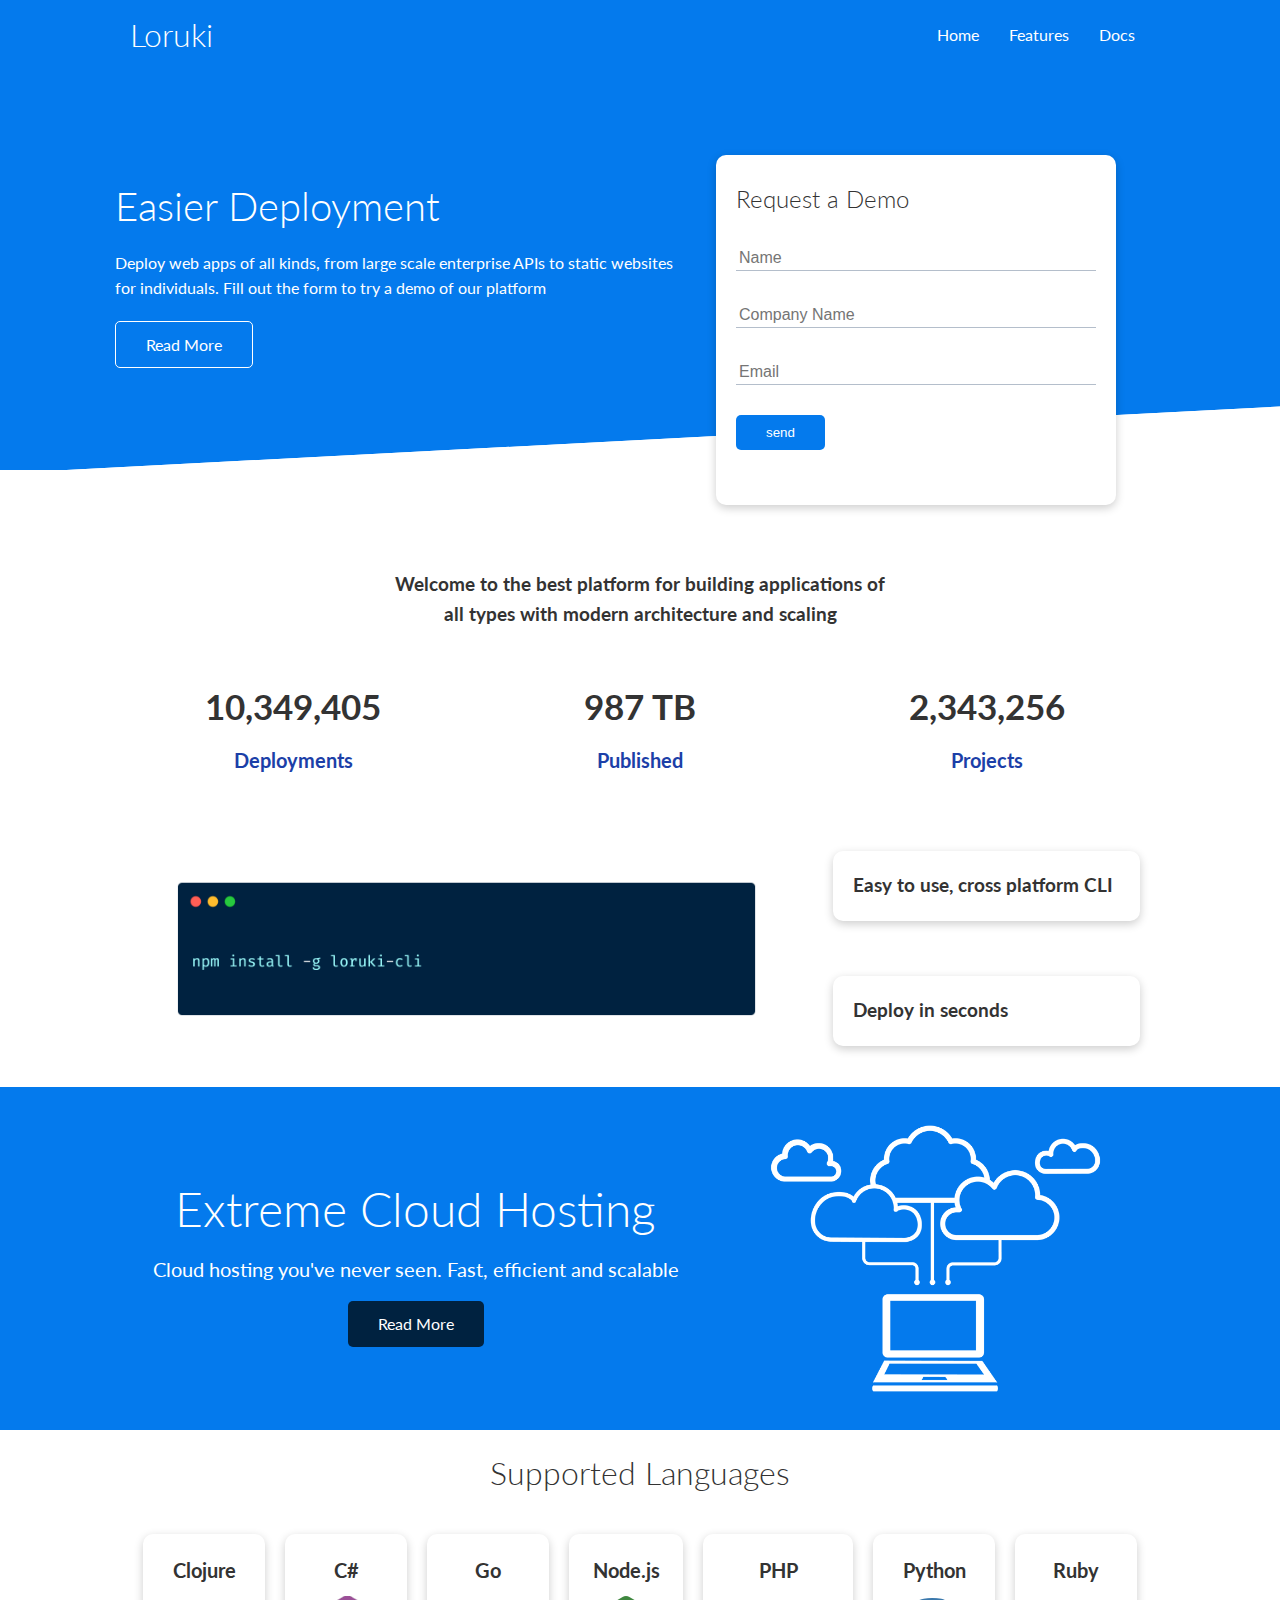
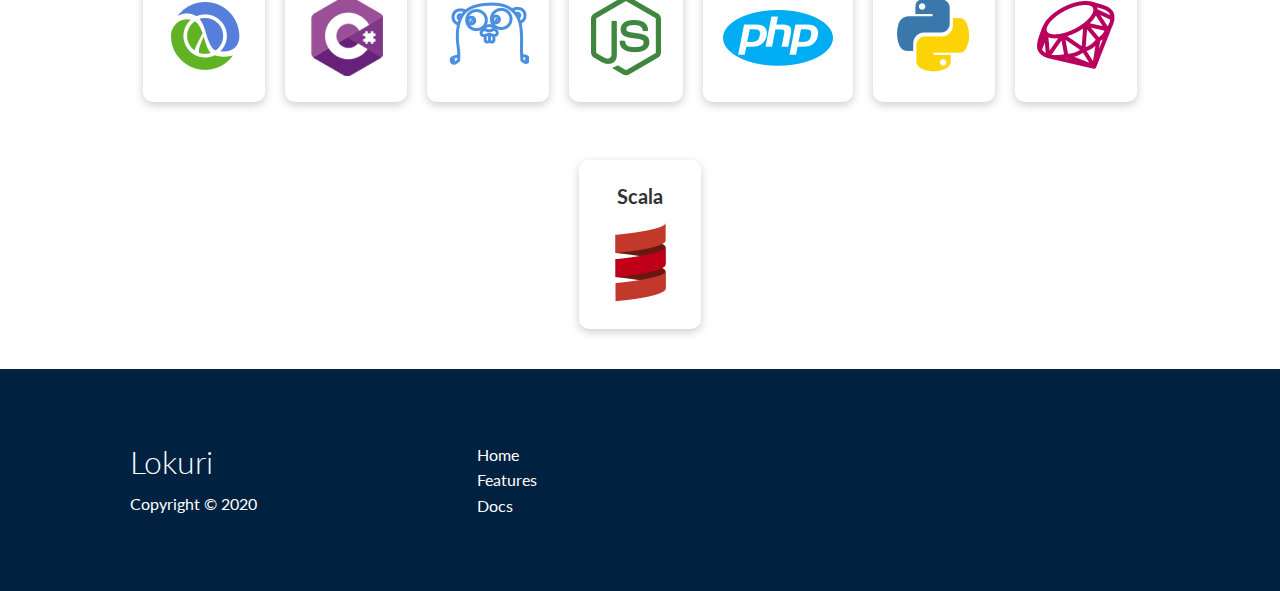
<file: index.html>
<!DOCTYPE html>
<html lang="en">
<head>
    <meta charset="UTF-8">
    <meta name="viewport" content="width=device-width, initial-scale=1.0">
    <link rel="stylesheet" href="https://cdnjs.cloudflare.com/ajax/libs/font-awesome/6.4.2/css/all.min.css" integrity="sha512-z3gLpd7yknf1YoNbCzqRKc4qyor8gaKU1qmn+CShxbuBusANI9QpRohGBreCFkKxLhei6S9CQXFEbbKuqLg0DA==" crossorigin="anonymous" referrerpolicy="no-referrer" />
    <link rel="stylesheet" href="/css/style.css">
    <link rel="stylesheet" href="/css/utilities.css">
    <title>Loruki | Cloud Hosting For Everyone</title>
</head>
<body>
    <!-- navbar -->
    <div class="navbar">
            <div class="container flex">
                <h1 class="logo">Loruki</h1>
                <nav>
                    <ul>
                        <li> <a href="index.html">Home</a> </li>
                        <li> <a href="features.html">Features</a> </li>
                        <li> <a href="docs.html">Docs</a> </li>
                    </ul>
                </nav>
            </div>
    </div>

    <!-- showcase -->
    <section class="showcase">
                <div class="container grid">
                    <div class="showcase-text">
                        <h1>Easier Deployment</h1>
                        <p>Deploy web apps of all kinds, from large scale enterprise APIs to static websites for individuals. Fill out the form to try a demo of our platform</p>
                        <a href="features.html" class="btn btn-outline">Read More</a>
                    </div>

                    <div class="showcase-form card">
                        <h2>Request a Demo</h2>
                        <form>
                            <div class="form-control">
                               <input type="text" name="name" id="name" placeholder="Name" required> 
                            </div>
                            <div class="form-control">
                               <input type="text" name="company" id="Company Name" placeholder="Company Name" required> 
                            </div>
                            <div class="form-control">
                               <input type="text" name="email" id="Email" placeholder="Email" required> 
                            </div>
                            <input type="submit" value="send" class="btn btn-primary">
                        </form>
                    </div>
                </div>
    </section>

    <!-- stats -->
    <section class="stats">
        <div class="container">
            <h3 class="stats-heading text-center ">
                Welcome to the best platform for building applications of all types with modern architecture and scaling
            </h3>

            <div class="grid grid-3 text-center my-4">

                <div>
                    <i class="fas fa-server fa-3x"></i>
                    <h3>10,349,405</h3>
                    <p class="text-secondary">Deployments</p>
                </div>

                <div>
                    <i class="fas fa-upload fa-3x"></i>
                    <h3>987 TB</h3>
                    <p class="text-secondary">Published</p>
                </div>

                <div>
                    <i class="fas fa-project-diagram fa-3x"></i>
                    <h3>2,343,256</h3>
                    <p class="text-secondary">Projects</p>
                </div>

            </div>
        </div>
    </section>

     <!-- cli  -->
    <section class="cli">
            <div class="container grid">
                <img src="/images/cli.png" alt="">

                <div class="card">
                    <h3>Easy to use, cross platform CLI</h3>
                </div>

                <div class="card">
                    <h3>Deploy in seconds</h3>
                </div>

            </div>
    </section>

    <!-- cloud  -->

    <section class="cloud bg-primary my-2 py-2">
        <div class="container grid">
            <div class="text-center">
                <h2 class="lg">Extreme Cloud Hosting</h2>
                <p class="lead my-1">Cloud hosting you've never seen. Fast, efficient and scalable</p>
                <a href="features.html" class="btn btn-dark">Read More</a>
            </div>
            <img src="images/cloud.png" alt="cloud">
        </div>
    </section>

    <!-- languages  -->
    <section class="languages">
        <h2 class="md text-center my-2">
            Supported Languages
        </h2>

        <div class="container flex">
                <div class="card">
                    <h4>Clojure</h4>
                    <img src="/images/logos/clojure.png" alt="node">
                </div>
                <div class="card">
                    <h4>C#</h4>
                    <img src="/images/logos/csharp.png" alt="node">
                </div>
                <div class="card">
                    <h4>Go</h4>
                    <img src="/images/logos/go.png" alt="node">
                </div>
                <div class="card">
                    <h4>Node.js</h4>
                    <img src="/images/logos/node.png" alt="node">
                </div>
                <div class="card">
                    <h4>PHP</h4>
                    <img src="/images/logos/php.png" alt="node">
                </div>
                <div class="card">
                    <h4>Python</h4>
                    <img src="/images/logos/python.png" alt="node">
                </div>
                <div class="card">
                    <h4>Ruby</h4>
                    <img src="/images/logos/ruby.png" alt="node">
                </div>
                <div class="card">
                    <h4>Scala</h4>
                    <img src="/images/logos/scala.png" alt="node">
                </div>
        </div>
    </section>

    <!-- Footer  -->
    <footer class="footer bg-dark py-5">

        <div class="container grid grid-3">
            <div>
                <h1>Lokuri</h1>
                <p>Copyright &copy; 2020</p>
            </div>

            <nav>
                <ul>
                    <li> <a href="index.html">Home</a> </li>
                    <li> <a href="features.html">Features</a> </li>
                    <li> <a href="docs.html">Docs</a> </li>
                </ul>
            </nav>

            <div class="social">
                <a href="#"><i class="fab fa-github fa-2x"></i></a>
                <a href="#"><i class="fab fa-facebook fa-2x"></i></a>
                <a href="#"><i class="fab fa-instagram fa-2x"></i></a>
                <a href="#"><i class="fab fa-twitter fa-2x"></i></a>
            </div>
        </div>
    </footer>
</body>
</html>
</file>
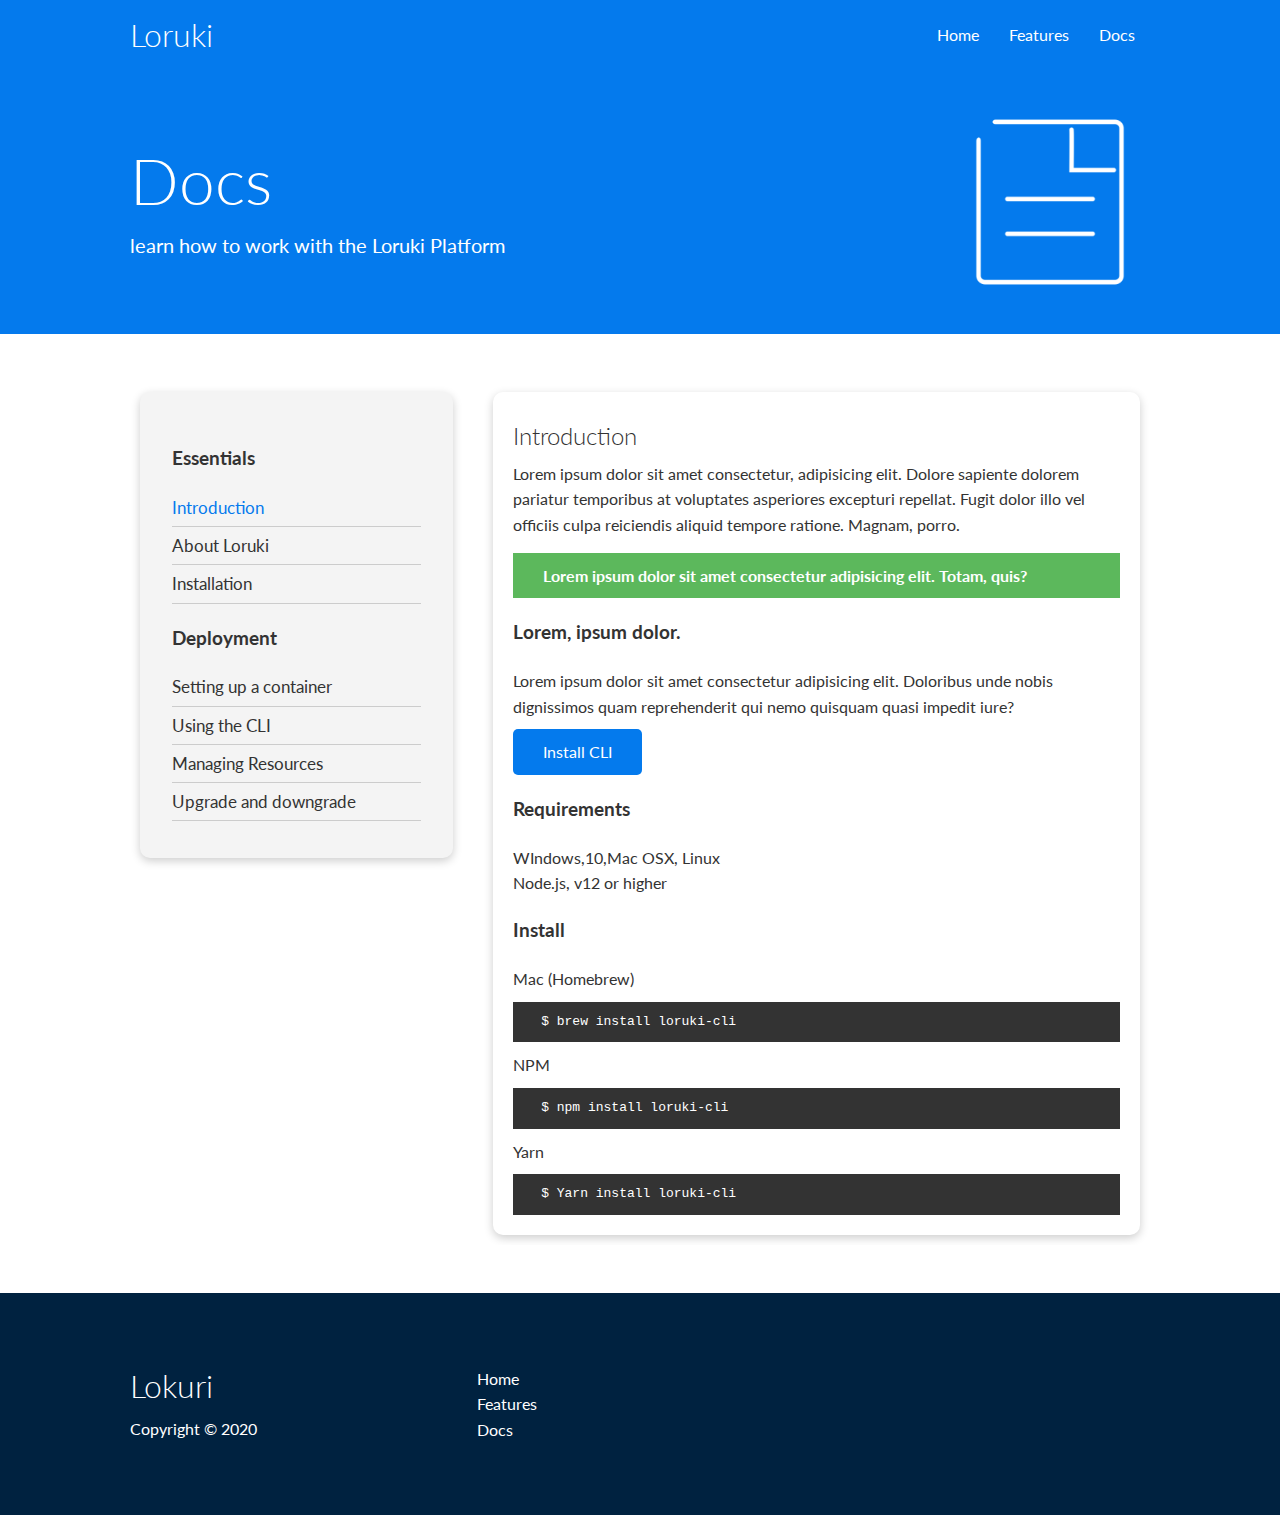
<file: docs.html>
<!DOCTYPE html>
<html lang="en">
<head>
    <meta charset="UTF-8">
    <meta name="viewport" content="width=device-width, initial-scale=1.0">
    <link rel="stylesheet" href="https://cdnjs.cloudflare.com/ajax/libs/font-awesome/6.4.2/css/all.min.css" integrity="sha512-z3gLpd7yknf1YoNbCzqRKc4qyor8gaKU1qmn+CShxbuBusANI9QpRohGBreCFkKxLhei6S9CQXFEbbKuqLg0DA==" crossorigin="anonymous" referrerpolicy="no-referrer" />
    <link rel="stylesheet" href="/css/style.css">
    <link rel="stylesheet" href="/css/utilities.css">
    <title>Loruki | Cloud Hosting For Everyone</title>
</head>
<body>
    <!-- navbar -->
    <div class="navbar">
            <div class="container flex">
                <h1 class="logo">Loruki</h1>
                <nav>
                    <ul>
                        <li> <a href="index.html">Home</a> </li>
                        <li> <a href="features.html">Features</a> </li>
                        <li> <a href="docs.html">Docs</a> </li>
                    </ul>
                </nav>
            </div>
    </div>
    <!-- head  -->
    <section class="docs-head bg-primary py-3">
        <div class="container grid">
            <div>
                <h1 class="xl">Docs</h1>
                <p class="lead">
                   learn how to work with the Loruki Platform
                </p>
            </div>
            <img src="images/docs.png" alt="server">
        </div>
    </section>

    <!-- Docs Main  -->

    <section class="docs-main my-4">

        <div class="container grid">

            <div class="card bg-light p-3">
                <h3 class="my-2">Essentials</h3>
                <nav>
                    <ul>
                        <li><a href="#" class="text-primary">Introduction</a></li>
                        <li><a href="#">About Loruki</a></li>
                        <li><a href="#">Installation</a></li>
                    </ul>
                </nav>

                <h3 class="my-2">Deployment</h3>
                <nav>
                    <ul>
                        <li><a href="#">Setting up a container</a></li>
                        <li><a href="#">Using the CLI</a></li>
                        <li><a href="#">Managing Resources</a></li>
                        <li><a href="#">Upgrade and downgrade</a></li>
                    </ul>
                </nav>
            </div>
            <div class="card">
                <h2>Introduction</h2>
                <p>Lorem ipsum dolor sit amet consectetur, adipisicing elit. Dolore sapiente dolorem pariatur temporibus at voluptates asperiores excepturi repellat. Fugit dolor illo vel officiis culpa reiciendis aliquid tempore ratione. Magnam, porro.</p>
                <div class="alert alert-success">
                    <i class="fas fa-info"></i> Lorem ipsum dolor sit amet consectetur adipisicing elit. Totam, quis?
                </div>
                <h3>Lorem, ipsum dolor.</h3>
                <p>Lorem ipsum dolor sit amet consectetur adipisicing elit. Doloribus unde nobis dignissimos quam reprehenderit qui nemo quisquam quasi impedit iure?</p>
                <a href="#" class="btn btn-primary">Install CLI</a>

                <h3>Requirements</h3>

                <ul>
                    <li>WIndows,10,Mac OSX, Linux</li>
                    <li>Node.js, v12 or higher</li>
                </ul>

                <h3>Install</h3>
                <p>Mac (Homebrew)</p>
                <pre> <code>$ brew install loruki-cli</code> </pre>
            
                <p>NPM</p>
                <pre> <code>$ npm install loruki-cli</code> </pre>
            
                <p>Yarn </p>
                <pre> <code>$ Yarn install loruki-cli</code> </pre>
            
            
            </div>
        </div>

    </section>

    <!-- Footer  -->
    <footer class="footer bg-dark py-5">

        <div class="container grid grid-3">
            <div>
                <h1>Lokuri</h1>
                <p>Copyright &copy; 2020</p>
            </div>

            <nav>
                <ul>
                    <li> <a href="index.html">Home</a> </li>
                    <li> <a href="features.html">Features</a> </li>
                    <li> <a href="docs.html">Docs</a> </li>
                </ul>
            </nav>

            <div class="social">
                <a href="#"><i class="fab fa-github fa-2x"></i></a>
                <a href="#"><i class="fab fa-facebook fa-2x"></i></a>
                <a href="#"><i class="fab fa-instagram fa-2x"></i></a>
                <a href="#"><i class="fab fa-twitter fa-2x"></i></a>
            </div>
        </div>
    </footer>
</body>
</html>
</file>
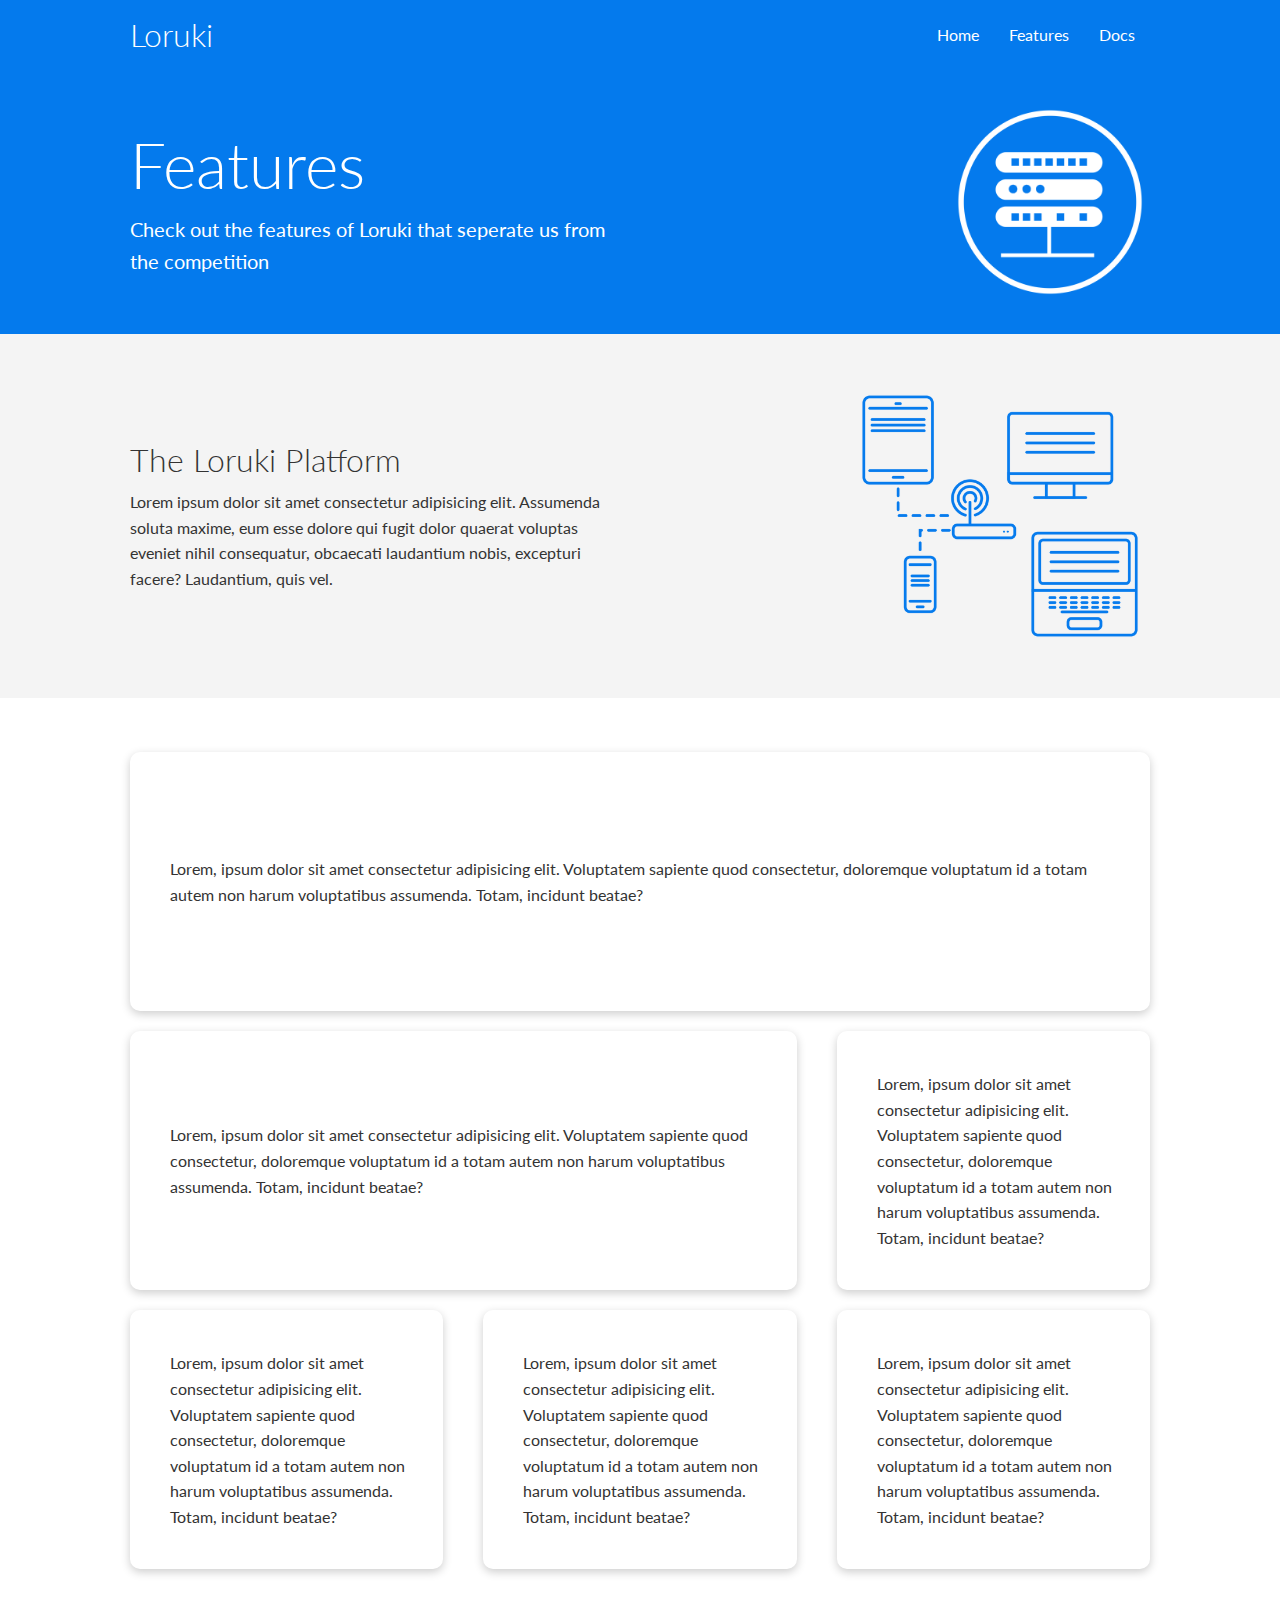
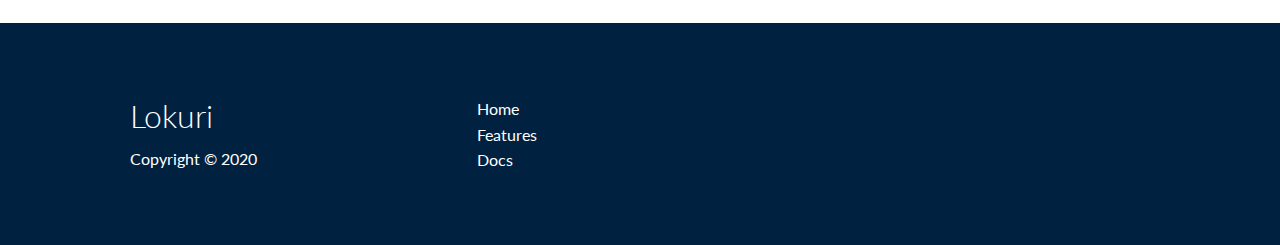
<file: features.html>
<!DOCTYPE html>
<html lang="en">
<head>
    <meta charset="UTF-8">
    <meta name="viewport" content="width=device-width, initial-scale=1.0">
    <link rel="stylesheet" href="https://cdnjs.cloudflare.com/ajax/libs/font-awesome/6.4.2/css/all.min.css" integrity="sha512-z3gLpd7yknf1YoNbCzqRKc4qyor8gaKU1qmn+CShxbuBusANI9QpRohGBreCFkKxLhei6S9CQXFEbbKuqLg0DA==" crossorigin="anonymous" referrerpolicy="no-referrer" />
    <link rel="stylesheet" href="/css/style.css">
    <link rel="stylesheet" href="/css/utilities.css">
    <title>Loruki | Cloud Hosting For Everyone</title>
</head>
<body>
    <!-- navbar -->
    <div class="navbar">
            <div class="container flex">
                <h1 class="logo">Loruki</h1>
                <nav>
                    <ul>
                        <li> <a href="index.html">Home</a> </li>
                        <li> <a href="features.html">Features</a> </li>
                        <li> <a href="docs.html">Docs</a> </li>
                    </ul>
                </nav>
            </div>
    </div>

    <!-- head  -->
    <section class="features-head bg-primary py-3">
        <div class="container grid">
            <div>
                <h1 class="xl">Features</h1>
                <p class="lead">
                   Check out the features of Loruki that 
                   seperate us from the competition 
                </p>
            </div>
            <img src="images/server.png" alt="server">
        </div>
    </section>

    <!-- subhead  -->
        <section class="features-sub-head bg-light py-3">
            <div class="container grid">
                <div>
                    <h1 class="md">The Loruki Platform</h1>
                    <p >
                      Lorem ipsum dolor sit amet consectetur adipisicing elit. Assumenda soluta maxime, eum esse dolore qui fugit dolor quaerat voluptas eveniet nihil consequatur, obcaecati laudantium nobis, excepturi facere? Laudantium, quis vel.
                    </p>
                </div>
                <img src="images/server2.png" alt="server">
            </div>
        </section>

        <!-- main features  -->

        <section class="features-main my-2">
            <div class="container grid grid-3">
                <div class="card flex">
                    <i class="fas fa-server fa-3x"></i>
                    <p>Lorem, ipsum dolor sit amet consectetur adipisicing elit. Voluptatem sapiente quod consectetur, doloremque voluptatum id a totam autem non harum voluptatibus assumenda. Totam, incidunt beatae?</p>
                </div>

                <div class="card flex">
                    <i class="fas fa-database fa-3x"></i>
                    <p>Lorem, ipsum dolor sit amet consectetur adipisicing elit. Voluptatem sapiente quod consectetur, doloremque voluptatum id a totam autem non harum voluptatibus assumenda. Totam, incidunt beatae?</p>
                </div>

                <div class="card flex">
                    <i class="fas fa-computer fa-3x"></i>
                    <p>Lorem, ipsum dolor sit amet consectetur adipisicing elit. Voluptatem sapiente quod consectetur, doloremque voluptatum id a totam autem non harum voluptatibus assumenda. Totam, incidunt beatae?</p>
                </div>

                <div class="card flex">
                    <i class="fas fa-laptop fa-3x"></i>
                    <p>Lorem, ipsum dolor sit amet consectetur adipisicing elit. Voluptatem sapiente quod consectetur, doloremque voluptatum id a totam autem non harum voluptatibus assumenda. Totam, incidunt beatae?</p>
                </div>

                <div class="card flex">
                    <i class="fas fa-keyboard fa-3x"></i>
                    <p>Lorem, ipsum dolor sit amet consectetur adipisicing elit. Voluptatem sapiente quod consectetur, doloremque voluptatum id a totam autem non harum voluptatibus assumenda. Totam, incidunt beatae?</p>
                </div>

                <div class="card flex">
                    <i class="fas fa-memory fa-3x"></i>
                    <p>Lorem, ipsum dolor sit amet consectetur adipisicing elit. Voluptatem sapiente quod consectetur, doloremque voluptatum id a totam autem non harum voluptatibus assumenda. Totam, incidunt beatae?</p>
                </div>

            </div>
        </section>

    <!-- Footer  -->
    <footer class="footer bg-dark py-5">

        <div class="container grid grid-3">
            <div>
                <h1>Lokuri</h1>
                <p>Copyright &copy; 2020</p>
            </div>

            <nav>
                <ul>
                    <li> <a href="index.html">Home</a> </li>
                    <li> <a href="features.html">Features</a> </li>
                    <li> <a href="docs.html">Docs</a> </li>
                </ul>
            </nav>

            <div class="social">
                <a href="#"><i class="fab fa-github fa-2x"></i></a>
                <a href="#"><i class="fab fa-facebook fa-2x"></i></a>
                <a href="#"><i class="fab fa-instagram fa-2x"></i></a>
                <a href="#"><i class="fab fa-twitter fa-2x"></i></a>
            </div>
        </div>
    </footer>
</body>
</html>
</file>
<file: css/style.css>
@import url('https://fonts.googleapis.com/css2?family=Great+Vibes&family=Inter+Tight:wght@300&family=Lato:wght@300&family=Montserrat&display=swap');

:root {
    --primary-color:#047aed;
    --secondary-color:#1c3fa8;
    --dark-color:#002240;
    --light-color:#f4f4f4;
    --success-color:#5cb85c;
    --error-color:#d9534f;

}

*{
    box-sizing: border-box;
    padding:0;
    margin:0;
}

body{
    font-family: 'Lato','sans-serif';
    color:#333;
    line-height: 1.6;
}

ul {
    list-style-type: none;
}
a {
    text-decoration: none;
    color:#333;
}

h1, h2{
    font-weight: 300;
    line-height: 1.2;
    margin:10px 0px;
}

p{
    margin: 10px 0;
}

img {
    width: 100%;
}

code, pre {
    background: #333;
    color:#fff;
    padding:10px;
}

/* navbar styling */
.navbar {
    background-color: var(--primary-color);
    color:#fff;
    height: 70px;
}

.navbar ul {
    display: flex;
}

.navbar a {
    color: #fff;
    padding:10px;
    margin: 0 5px;
}

.navbar a:hover{
    border-bottom: 2px #fff solid;
}

.navbar .flex {
    justify-content: space-between;
}

/* Showcase */

.showcase {
height: 400px;
background-color: var(--primary-color);
color:#fff;
position: relative;
}

.showcase-text {
    animation: slideInFromLeft 0.3s ease-in;
}

.showcase h1{
    font-size: 40px;

}
.showcase p {
    margin: 20px 0;
}

.showcase .grid {
    grid-template-columns: 55% 45%;
    gap: 30px;
    overflow: visible;
}

.showcase-form{
    position: relative;
    top:60px;
    height: 350px;
    max-width: 400px;
    padding:40px;
    z-index: 100;
    animation: slideInFromRight 0.3s ease-in;


}

.showcase-form .form-control{
    margin:30px 0;
}

.showcase-form input[type="text"],
.showcase-form input[type="email"] {
border:0;
border-bottom: 1px solid #b4becb;
width: 100%;
padding: 3px;
font-size: 16px;
}

.showcase-form input:focus {
    outline: none;
}

.showcase::before, 
.showcase::after{
    content: '';
    position: absolute;
    height: 100px;
    bottom:-70px;
    right: 0;
    left: 0;
    background-color: #fff;
    transform: skewY(-3deg) ;
    -webkit-transform: skewY(-3deg) ;
    -moz-transform: skewY(-3deg) ;
    -ms-transform: skewY(-3deg) ;
   
}

/* stats */

.stats {
    padding-top: 100px;
    animation: slideInFromBottom 0.3s ease-in;

}

.stats-heading {
    max-width: 500px;
    margin: auto;
}
.stats .grid h3 {
    font-size: 35px;
}

.stats .grid p {
    font-size: 20px;
    font-weight: bold;
}

/* ClI  */

.cli .grid {
    grid-template-columns: repeat(3,1fr);
    grid-template-rows: repeat(2,1fr);
}

.cli .grid > *:first-child {
    grid-column: 1 / span 2;
    grid-row: 1 / span 2;
}

/* cloud */

.cloud .grid {
    grid-template-columns: 4fr 3fr;
}

/* Languages  */

.languages .flex {
    flex-wrap: wrap;
}

.languages .card {
    text-align: center;
    margin: 18px 10px 40px;
    transition: transform 0.2s ease-in;
    cursor: pointer;
}

.languages .card h4 {
    font-size: 20px;
    margin-bottom: 10px;
}

.languages .card:hover{
    transform: translateY(-15px);

}


/* Features CSS  */

.features-head img, .docs-head img{
    width: 200px;
    justify-self: flex-end;
}
.features-sub-head img {
    width: 300px;
    justify-self: flex-end;
}

.features-main .card > i {
    margin-right: 20px;
}

.features-main .grid {
    padding:30px;
    grid-template-rows: repeat(3,1fr);
}
.features-main .grid >  *:first-child {
    grid-column: 1 / span 3;
}

.features-main .grid > div:nth-child(2){
    grid-column: 1 / span 2;
}


/* Docs css  */

.docs-main h3 {
    margin: 20px 0;
}

.docs-main .grid {
    grid-template-columns: 1fr 2fr;
    align-items: flex-start;
}

.docs-main nav li {
    font-size: 17px;
    padding-bottom: 5px;
    margin-bottom: 5px;
    border-bottom: 1px #ccc solid;
}

.docs-main a:hover{
    font-weight: bold;
}



/* Footer  */

.footer .social a {
    margin: 0 10px;
}


/* Tablets and under  */

/* Animations  */

@keyframes slideInFromLeft {
    0% {
        transform: translateX(-100%);
    }
    100%{
        transform: translateX(0);
    }
}

@keyframes slideInFromRight {
    0% {
        transform: translateX(100%);
    }
    100%{
        transform: translateX(0);
    }
}

@keyframes slideInFromTop {
    0% {
        transform: translateY(-100%);
    }
    100%{
        transform: translateY(0);
    }
}
@keyframes slideInFromBottom {
    0% {
        transform: translateY(100%);
    }
    100%{
        transform: translateY(0);
    }
}



@media (max-width: 768px) { 

    .grid,
    .showcase .grid,
    .stats .grid,
    .cli .grid,
    .cloud .grid,
    .features-head .grid,
    .features-main .grid,
    .features-sub-head .grid,
    .docs-head .grid ,
    .docs-main .grid
   {
        grid-template-columns: 1fr;
        grid-template-rows: 1fr;
    }

    .showcase {
        height: auto;
    }
    .showcase-text {
        text-align: center;
        margin-top: 40px;
    animation: slideInFromTop 1s ease-in;

    }
    .showcase-form {
        justify-self: center;
        margin: auto;
    animation: slideInFromBottom 1s ease-in;

    }

    .cli .grid > *:first-child {
        grid-column: 1;
        grid-row: 1 ;
    }

    /* for features  */

    .features-head ,.features-sub-head ,.docs-head {
        text-align: center;
    }
    .features-head img,.features-sub-head img,.docs-head img {
        justify-self: center;
    }

    .features-main .grid >  *:first-child {
        grid-column: 1;
    }
    
    .features-main .grid > div:nth-child(2){
        grid-column: 1;
    }
}


/* Mobile  */

@media (max-width:500px) {

    .navbar {
        height: 110px;
    }

    .navbar .flex {
        flex-direction: column;
    }

    .navbar ul {
        padding:10px;
        background-color: rgba(0,0,0,0.1);
    }

}
</file>
<file: css/utilities.css>
.container{
    max-width: 1100px;
    margin: 0 auto;
    overflow: auto;
    padding:0 40px;
}

.card {
    background-color: #fff;
    color:#333;
    border-radius: 10px;
    box-shadow: 0 3px 10px rgba(0,0,0,0.2);
    padding:20px;
    margin:10px;
}

.btn {
    display: inline-block;
    padding: 10px 30px;
    cursor: pointer;
    background-color: var(--primary-color);
    color:#fff;
    border:none;
    border-radius: 5px;
}

.btn-outline{
    background-color: transparent;
    border: 1px #fff solid;;
}

.btn:hover{
    transform: scale(0.98);
}

/* background and colored buttons  */

.bg-primary, .btn-primary{
    background-color: var(--primary-color);
    color: #fff;
}

.bg-secondary, .btn-secondary{
    background-color: var(--secondary-color);
    color: #fff;
}
.bg-dark, .btn-dark{
    background-color: var(--dark-color);
    color: #fff;
}
.bg-light, .btn-light{
    background-color: var(--light-color);
    color: #333;
}

.bg-primary a, .btn-primary a,
.bg-secondary a, .btn-secondary a,
.bg-dark a, .btn-dark a {
    color: #fff;
}


/* text colors  */

.text-primary{
    color: var(--primary-color);
}

.text-secondary {
    color: var(--secondary-color);
}
.text-dark{
    color: var(--dark-color);
}
.text-light{
    color: var(--light-color);
}

/* text sizes */

.lead {
    font-size: 20px;
}

.sm {
    font-size: 1rem;
}

.md {
    font-size: 2rem;
}

.lg {
    font-size: 3rem;
}

.xl {
    font-size: 4rem;
}
.text-center{
    text-align:center;
}

.flex {
    display: flex;
    justify-content: center;
    align-items: center;
    height: 100%;
}

.grid{
    display: grid;
    grid-template-columns: repeat(2,1fr);
    gap:20px;
    justify-content: center;
    align-items: center;
    height: 100%;
    /* height: 100%; takes the total height of it's parent */ 
}

.grid-3{
    grid-template-columns: repeat(3,1fr);
}

/* normal Margins */

.m-1 {
    margin: 1rem;
}

.m-2 {
    margin:1.5rem;
}

.m-3 {
    margin:2rem;
}

.m-4 {
    margin: 3rem;
}

.m-5{
    margin: 4rem;
}

/* verticle margin */

.my-1 {
    margin: 1rem 0;
}

.my-2 {
    margin:1.5rem 0;
}

.my-3 {
    margin:2rem 0;
}

.my-4 {
    margin: 3rem 0;
}

.my-5{
    margin: 4rem 0;
}

/* :horizontal margin */
.mx-1 {
    margin: 0 1rem;
}

.mx-2 {
    margin: 0 1.5rem;
}

.mx-3 {
    margin: 0 2rem;
}

.mx-4 {
    margin: 0 3rem;
}

.mx-5{
    margin: 0 4rem;
}


/* Padding */
/* normal Margins */

.p-1 {
    padding: 1rem;
}

.p-2 {
    padding:1.5rem;
}

.p-3 {
    padding:2rem;
}

.p-4 {
    padding: 3rem;
}

.p-5{
    padding: 4rem;
}

/* verticle padding */

.py-1 {
    padding: 1rem 0;
}

.py-2 {
    padding:1.5rem 0;
}

.py-3 {
    padding:2rem 0;
}

.py-4 {
    padding: 3rem 0;
}

.py-5{
    padding: 4rem 0;
}


/* :horizontal margin */
.px-1 {
    padding: 0 1rem;
}

.px-2 {
    padding: 0 1.5rem;
}

.px-3 {
    padding: 0 2rem;
}

.px-4 {
    padding: 0 3rem;
}

.px-5{
    padding: 0 4rem;
}

.alert {
    background-color: var(--light-color);
    padding:10px 20px;
    font-weight: bold;
    margin: 15px 0;

}

.alert i {
    margin-right: 10px;
}
.alert-success {
    background-color: var(--success-color);
    color: #fff;
}

.alert-error {
    background-color: var(--error-color);
    color: #fff;
}
</file>
